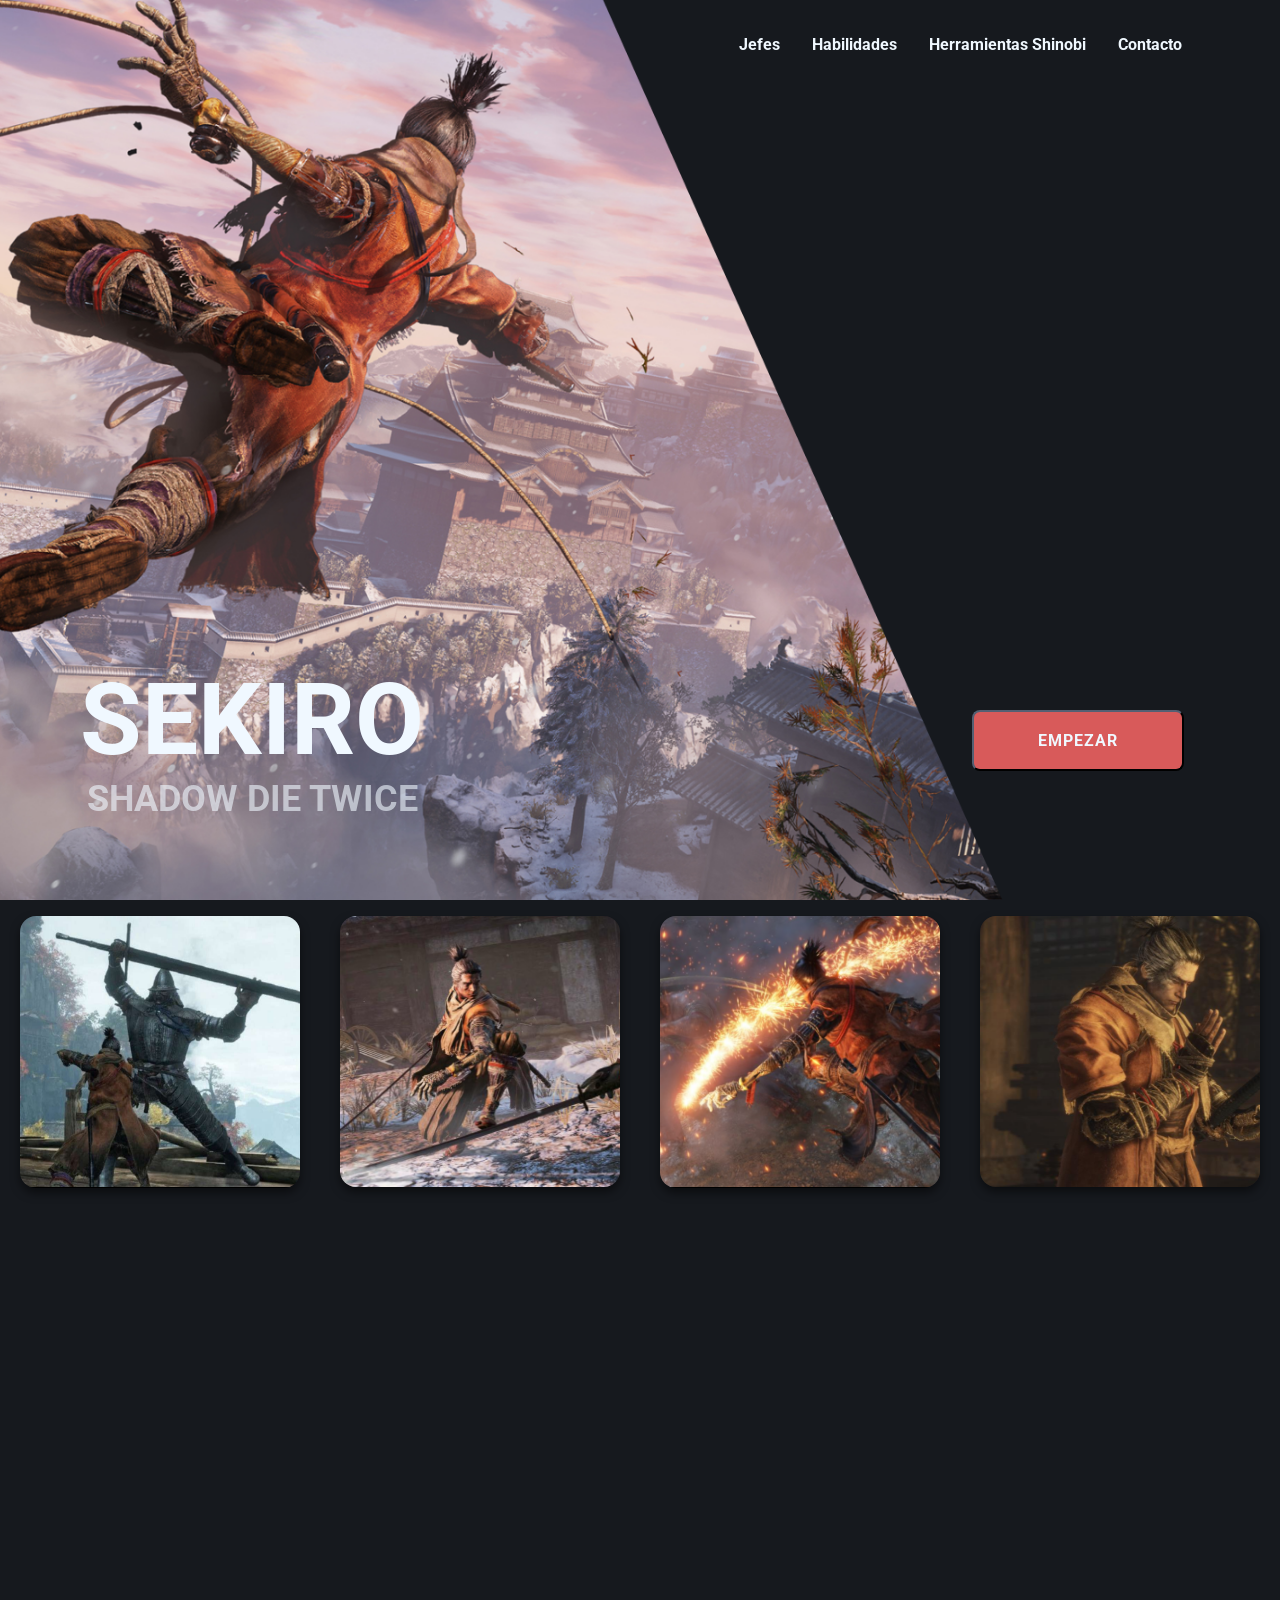
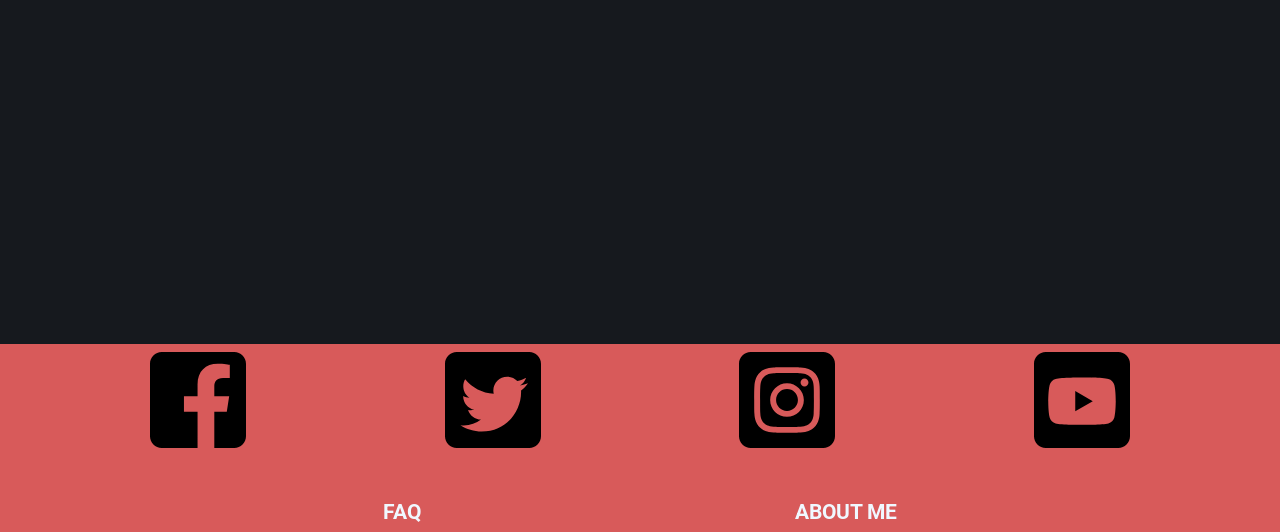
<file: index.html>
<!DOCTYPE html>
<html lang="en">
  <head>
    <meta charset="UTF-8" />
    <meta http-equiv="X-UA-Compatible" content="IE=edge" />
    <meta name="viewport" content="width=device-width, initial-scale=1.0" />
    <link rel="stylesheet" href="styles/styles.css" />
    <link rel="preconnect" href="https://fonts.googleapis.com" />
    <link rel="preconnect" href="https://fonts.gstatic.com" crossorigin />
    <link
      href="https://fonts.googleapis.com/css2?family=Roboto:wght@100;300;700&display=swap"
      rel="stylesheet"
    />
    <title>index</title>
  </head>
  <body class="index__body">
    <header class="index__header">
      <nav class="index__header__navbar">
        <ul>
          <li>
            <a href="views/jefes.html">Jefes</a>
          </li>
          <li><a href="views/habilidades.html">Habilidades</a></li>
          <li>
            <a href="views/herramientas-shinobi.html">Herramientas Shinobi</a>
          </li>
          <li><a href="views/contacto.html">Contacto</a></li>
        </ul>
      </nav>
    </header>
    <main>
      <section class="index__main__section">
        <div class="index__main__section__empezar">
          <div class="index__main__titulo">
            <h1>Sekiro</h1>
            <h2>Shadow die Twice</h2>
          </div>
          <div class="index__main__boton">
            <a href="#tarjetas"><button>Empezar</button></a>
          </div>
        </div>
      </section>
      <section id="tarjetas" class="index__main__tarjetas">
        <article>
          <a href="views/jefes.html"
            ><img src="resources/index/tarjetas/SekiroJefes.png" alt="Jefes"
          /></a>
        </article>
        <article>
          <a href="views/habilidades.html"
            ><img
              src="resources/index/tarjetas/SekiroHabilidades.png"
              alt="Habilidades"
          /></a>
        </article>
        <article>
          <a href="views/herramientas-shinobi.html"
            ><img
              src="resources/index/tarjetas/SekiroHerramientaShinobi.png"
              alt="Herramienta Shinobi"
          /></a>
        </article>
        <article>
          <a href="views/contacto.html"
            ><img
              src="resources/index/tarjetas/SekiroContacto.png"
              alt="Contacto"
          /></a>
        </article>
      </section>
      <section class="index__main__iframe__videos">
        <iframe
          src="https://www.youtube.com/embed/rXMX4YJ7Lks"
          title="YouTube video player"
          frameborder="0"
          allow="accelerometer; autoplay; clipboard-write; encrypted-media; gyroscope; picture-in-picture"
          allowfullscreen
        ></iframe>
      </section>
      <article></article>
    </main>
    <footer class="footer">
      <div class="footer__all">
        <div class="footer__all__social">
          <ul>
            <li>
              <a href="https://www.facebook.com/SekiroTheGame"
                ><img
                  src="resources/Social icons/Facebook.svg"
                  width="96px"
                  height="96px"
                  alt="Facebook"
              /></a>
            </li>
            <li>
              <a href="https://twitter.com/sekirothegame"
                ><img
                  src="resources/Social icons/Twitter.svg"
                  width="96px"
                  height="96px"
                  alt="Twitter"
              /></a>
            </li>
            <li>
              <a href="https://www.instagram.com/sekirothegame/"
                ><img
                  src="resources/Social icons/Instagram.svg"
                  width="96px"
                  height="96px"
                  alt="Instagram"
              /></a>
            </li>
            <li>
              <a href="https://www.youtube.com/watch?v=-zcOUnXd-HQ"
                ><img
                  src="resources/Social icons/YouTube.svg"
                  width="96px"
                  height="96px"
                  alt="YouTube"
              /></a>
            </li>
          </ul>
        </div>
        <div class="footer__all__legals">
          <ul>
            <li><a href="views/faq.html">FAQ</a></li>
            <li><a href="views/about-me.html">ABOUT ME</a></li>
          </ul>
        </div>
      </div>
    </footer>
  </body>
</html>
</file>
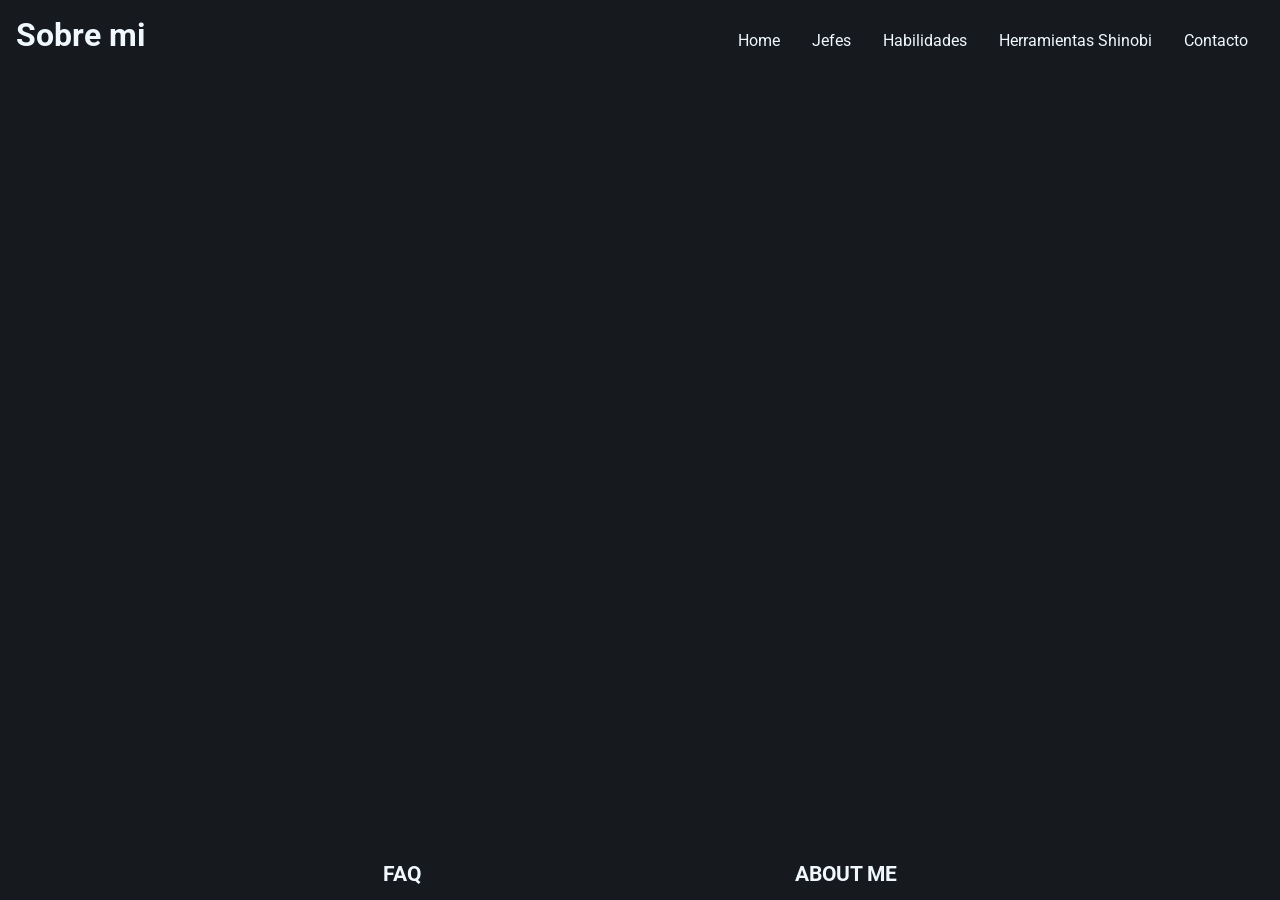
<file: views/about-me.html>
<!DOCTYPE html>
<html lang="en">
  <head>
    <meta charset="UTF-8" />
    <meta http-equiv="X-UA-Compatible" content="IE=edge" />
    <meta name="viewport" content="width=device-width, initial-scale=1.0" />
    <link rel="stylesheet" href="../styles/styles.css" />
    <link rel="preconnect" href="https://fonts.googleapis.com" />
    <link rel="preconnect" href="https://fonts.gstatic.com" crossorigin />
    <link
      href="https://fonts.googleapis.com/css2?family=Roboto:wght@100;300;700&display=swap"
      rel="stylesheet"
    />
    <title>Document</title>
  </head>
  <body class="faq__abme">
    <header class="faq__abme__header">
      <h1 class="titulo">Sobre mi</h1>
      <nav>
        <ul>
          <li><a href="../index.html">Home</a></li>
          <li>
            <a href="jefes.html">Jefes</a>
          </li>
          <li><a href="habilidades.html">Habilidades</a></li>
          <li>
            <a href="herramientas-shinobi.html">Herramientas Shinobi</a>
          </li>
          <li><a href="contacto.html">Contacto</a></li>
        </ul>
      </nav>
    </header>
    <main class="all_main">
      <section class="carrusel"></section>
      <section class="mi informacion"></section>
      <section class="mis redes"></section>
    </main>
    <footer class="footer__all__legals">
      <div class="Legals">
        <ul>
          <li><a href="faq.html">FAQ</a></li>
          <li><a href="about-me.html">ABOUT ME</a></li>
        </ul>
      </div>
    </footer>
  </body>
</html>
</file>
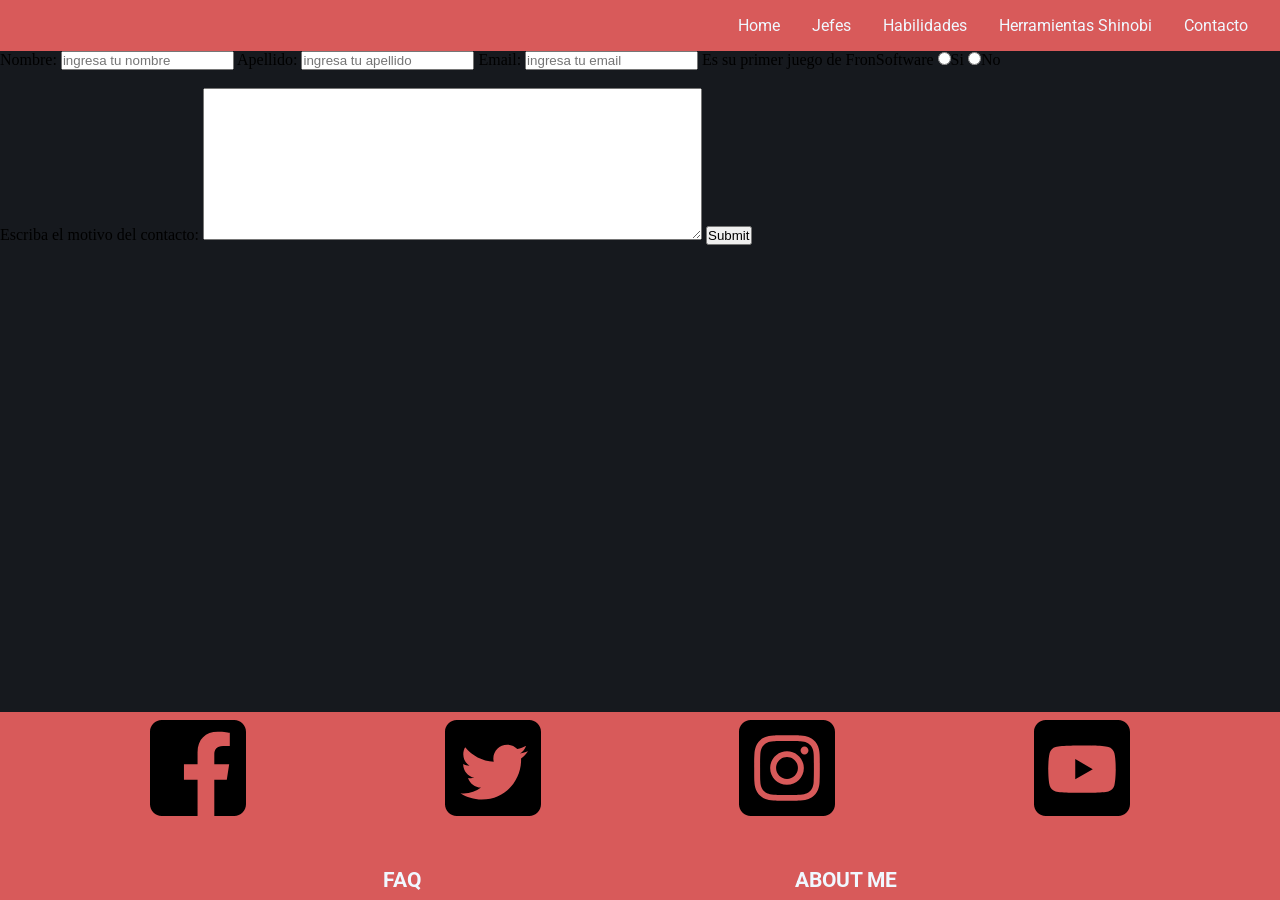
<file: views/contacto.html>
<!DOCTYPE html>
<html lang="en">
  <head>
    <meta charset="UTF-8" />
    <meta http-equiv="X-UA-Compatible" content="IE=edge" />
    <meta name="viewport" content="width=device-width, initial-scale=1.0" />
    <link rel="stylesheet" href="../styles/styles.css" />
    <link rel="preconnect" href="https://fonts.googleapis.com" />
    <link rel="preconnect" href="https://fonts.gstatic.com" crossorigin />
    <link
      href="https://fonts.googleapis.com/css2?family=Roboto:wght@100;300;700&display=swap"
      rel="stylesheet"
    />
    <title>Contacto</title>
  </head>
  <body class="all__body">
    <header class="all__header">
      <nav>
        <ul>
          <li><a href="../index.html">Home</a></li>
          <li>
            <a href="jefes.html">Jefes</a>
          </li>
          <li><a href="habilidades.html">Habilidades</a></li>
          <li>
            <a href="herramientas-shinobi.html">Herramientas Shinobi</a>
          </li>
          <li><a href="contacto.html">Contacto</a></li>
        </ul>
      </nav>
    </header>
    <main class="all_main" id="main__contacto">
      <div class="main__contacto">
        <section>
          <label for="nombre">Nombre:</label>
          <input
            type="text"
            name="nombre"
            id="nombre"
            placeholder="ingresa tu nombre"
            required
          />

          <label for="apellido">Apellido:</label>
          <input
            type="text"
            name="apellido"
            id="apellido"
            placeholder="ingresa tu apellido"
          />

          <label for="correo">Email:</label>
          <input
            type="email"
            name="correo"
            id="correo"
            placeholder="ingresa tu email"
            required
          />

          <label for="opcion">Es su primer juego de FronSoftware</label>

          <input type="radio" name="opcion" />Si
          <input type="radio" name="opcion" />No <br /><br />
          <label for="comentario">Escriba el motivo del contacto:</label>

          <textarea
            name="comentario"
            id="comentario"
            cols="60"
            rows="10"
            minlength="20"
            required
          ></textarea>
          <input type="submit" />
        </section>
      </div>
    </main>
    <footer class="footer">
      <div class="footer__all">
        <div class="footer__all__social">
          <ul>
            <li>
              <a href="https://www.facebook.com/"
                ><img
                  src="../resources/Social icons/Facebook.svg"
                  width="96px"
                  height="96px"
                  alt="Facebook"
              /></a>
            </li>
            <li>
              <a href="https://twitter.com/"
                ><img
                  src="../resources/Social icons/Twitter.svg"
                  width="96px"
                  height="96px"
                  alt="Twitter"
              /></a>
            </li>
            <li>
              <a href="https://www.instagram.com/"
                ><img
                  src="../resources/Social icons/Instagram.svg"
                  width="96px"
                  height="96px"
                  alt="Instagram"
              /></a>
            </li>
            <li>
              <a href="https://www.youtube.com/"
                ><img
                  src="../resources/Social icons/YouTube.svg"
                  width="96px"
                  height="96px"
                  alt="YouTube"
              /></a>
            </li>
          </ul>
        </div>
        <div class="footer__all__legals">
          <ul>
            <li><a href="faq.html">FAQ</a></li>
            <li><a href="about-me.html">ABOUT ME</a></li>
          </ul>
        </div>
      </div>
    </footer>
  </body>
</html>
</file>
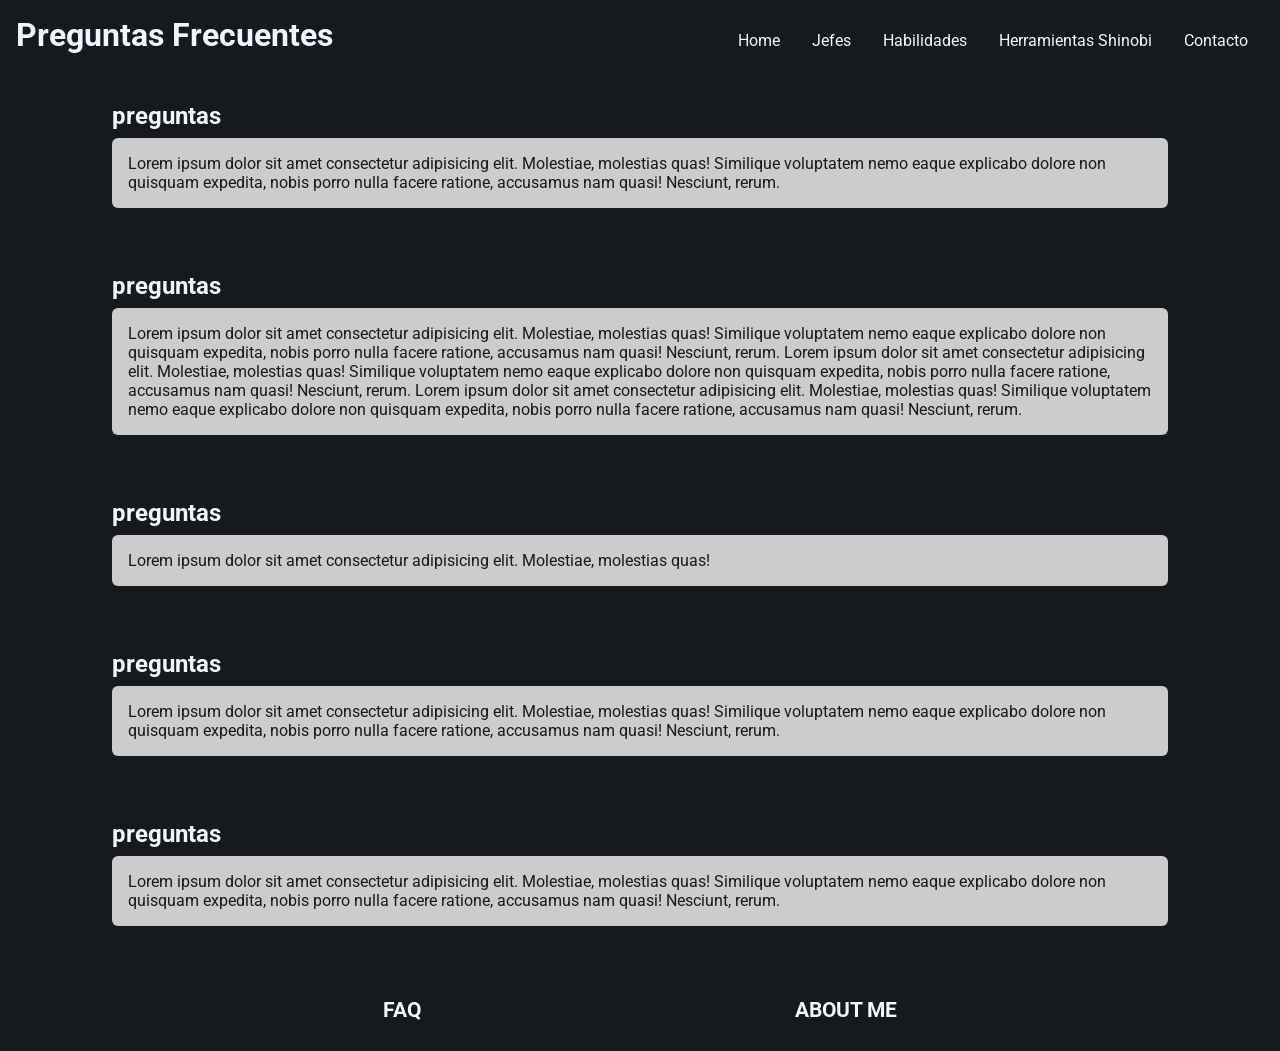
<file: views/faq.html>
<!DOCTYPE html>
<html lang="en">
  <head>
    <meta charset="UTF-8" />
    <meta http-equiv="X-UA-Compatible" content="IE=edge" />
    <meta name="viewport" content="width=device-width, initial-scale=1.0" />
    <link rel="stylesheet" href="../styles/styles.css" />
    <link rel="preconnect" href="https://fonts.googleapis.com" />
    <link rel="preconnect" href="https://fonts.gstatic.com" crossorigin />
    <link
      href="https://fonts.googleapis.com/css2?family=Roboto:wght@100;300;700&display=swap"
      rel="stylesheet"
    />
    <title>Preguntas frecuentes</title>
  </head>
  <body class="faq__abme">
    <header class="faq__abme__header">
      <h1>Preguntas Frecuentes</h1>
      <nav>
        <ul>
          <li><a href="../index.html">Home</a></li>
          <li>
            <a href="jefes.html">Jefes</a>
          </li>
          <li><a href="habilidades.html">Habilidades</a></li>
          <li>
            <a href="herramientas-shinobi.html">Herramientas Shinobi</a>
          </li>
          <li><a href="contacto.html">Contacto</a></li>
        </ul>
      </nav>
    </header>
    <main class="main__secundarias">
      <ul>
        <li>
          <h2>preguntas</h2>
          <p>
            Lorem ipsum dolor sit amet consectetur adipisicing elit. Molestiae,
            molestias quas! Similique voluptatem nemo eaque explicabo dolore non
            quisquam expedita, nobis porro nulla facere ratione, accusamus nam
            quasi! Nesciunt, rerum.
          </p>
        </li>
        <li>
          <h2>preguntas</h2>
          <p>
            Lorem ipsum dolor sit amet consectetur adipisicing elit. Molestiae,
            molestias quas! Similique voluptatem nemo eaque explicabo dolore non
            quisquam expedita, nobis porro nulla facere ratione, accusamus nam
            quasi! Nesciunt, rerum. Lorem ipsum dolor sit amet consectetur
            adipisicing elit. Molestiae, molestias quas! Similique voluptatem
            nemo eaque explicabo dolore non quisquam expedita, nobis porro nulla
            facere ratione, accusamus nam quasi! Nesciunt, rerum. Lorem ipsum
            dolor sit amet consectetur adipisicing elit. Molestiae, molestias
            quas! Similique voluptatem nemo eaque explicabo dolore non quisquam
            expedita, nobis porro nulla facere ratione, accusamus nam quasi!
            Nesciunt, rerum.
          </p>
        </li>
        <li>
          <h2>preguntas</h2>
          <p>
            Lorem ipsum dolor sit amet consectetur adipisicing elit. Molestiae,
            molestias quas!
          </p>
        </li>
        <li>
          <h2>preguntas</h2>
          <p>
            Lorem ipsum dolor sit amet consectetur adipisicing elit. Molestiae,
            molestias quas! Similique voluptatem nemo eaque explicabo dolore non
            quisquam expedita, nobis porro nulla facere ratione, accusamus nam
            quasi! Nesciunt, rerum.
          </p>
        </li>
        <li>
          <h2>preguntas</h2>
          <p>
            Lorem ipsum dolor sit amet consectetur adipisicing elit. Molestiae,
            molestias quas! Similique voluptatem nemo eaque explicabo dolore non
            quisquam expedita, nobis porro nulla facere ratione, accusamus nam
            quasi! Nesciunt, rerum.
          </p>
        </li>
      </ul>
    </main>
    <footer class="footer__all__legals">
      <div>
        <ul>
          <li><a href="faq.html">FAQ</a></li>
          <li><a href="about-me.html">ABOUT ME</a></li>
        </ul>
      </div>
    </footer>
  </body>
</html>
</file>
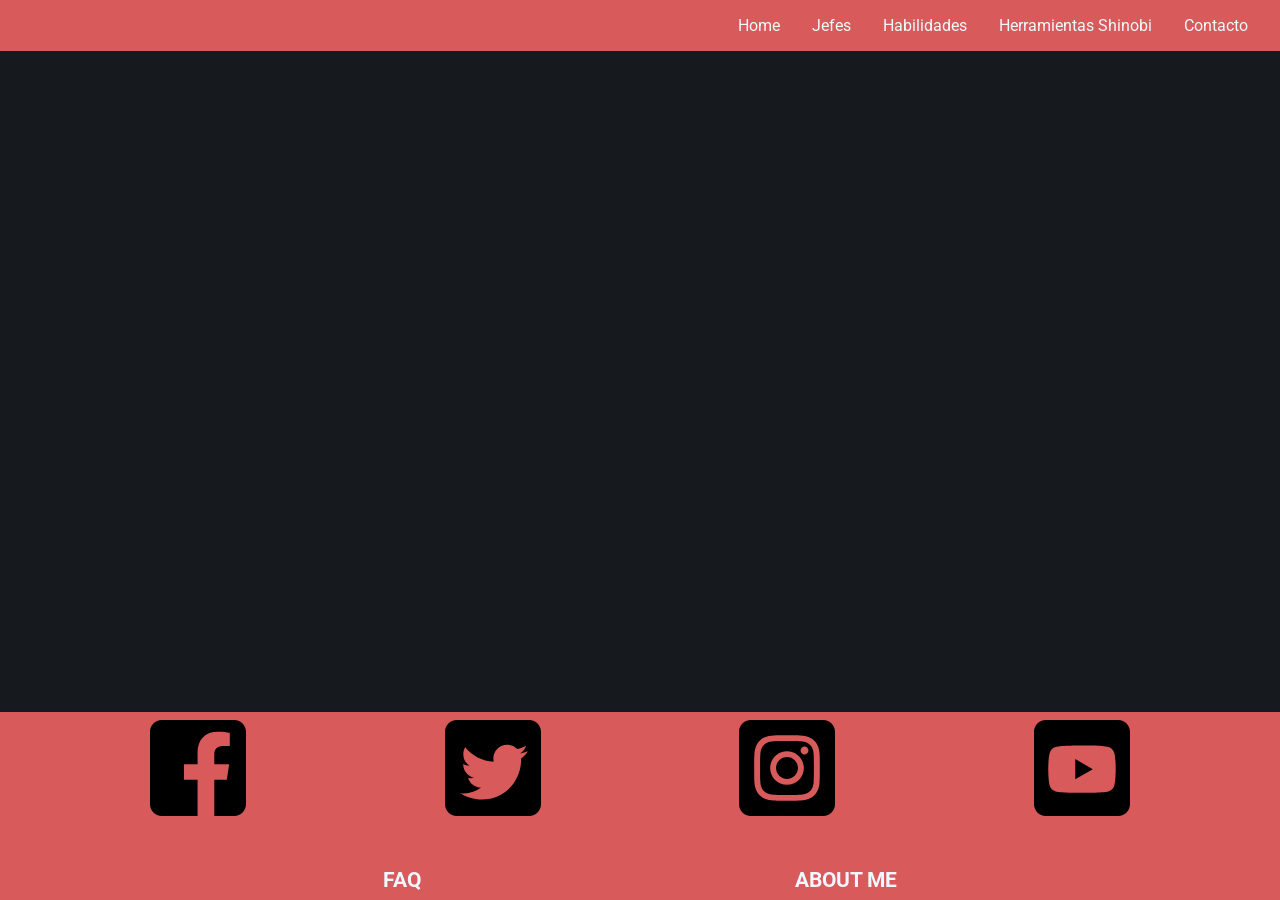
<file: views/habilidades.html>
<!DOCTYPE html>
<html lang="en">
  <head>
    <meta charset="UTF-8" />
    <meta http-equiv="X-UA-Compatible" content="IE=edge" />
    <meta name="viewport" content="width=device-width, initial-scale=1.0" />
    <link rel="stylesheet" href="../styles/styles.css" />
    <link rel="preconnect" href="https://fonts.googleapis.com" />
    <link rel="preconnect" href="https://fonts.gstatic.com" crossorigin />
    <link
      href="https://fonts.googleapis.com/css2?family=Roboto:wght@100;300;700&display=swap"
      rel="stylesheet"
    />
    <title>Habilidades</title>
  </head>
  <body class="all__body">
    <header class="all__header">
      <nav>
        <ul>
          <li><a href="../index.html">Home</a></li>
          <li>
            <a href="jefes.html">Jefes</a>
          </li>
          <li><a href="habilidades.html">Habilidades</a></li>
          <li>
            <a href="herramientas-shinobi.html">Herramientas Shinobi</a>
          </li>
          <li><a href="contacto.html">Contacto</a></li>
        </ul>
      </nav>
    </header>
    <main class="all_main"></main>
    <footer class="footer">
      <div class="footer__all">
        <div class="footer__all__social">
          <ul>
            <li>
              <a href="https://www.facebook.com/"
                ><img
                  src="../resources/Social icons/Facebook.svg"
                  width="96px"
                  height="96px"
                  alt="Facebook"
              /></a>
            </li>
            <li>
              <a href="https://twitter.com/"
                ><img
                  src="../resources/Social icons/Twitter.svg"
                  width="96px"
                  height="96px"
                  alt="Twitter"
              /></a>
            </li>
            <li>
              <a href="https://www.instagram.com/"
                ><img
                  src="../resources/Social icons/Instagram.svg"
                  width="96px"
                  height="96px"
                  alt="Instagram"
              /></a>
            </li>
            <li>
              <a href="https://www.youtube.com/"
                ><img
                  src="../resources/Social icons/YouTube.svg"
                  width="96px"
                  height="96px"
                  alt="YouTube"
              /></a>
            </li>
          </ul>
        </div>
        <div class="footer__all__legals">
          <ul>
            <li><a href="faq.html">FAQ</a></li>
            <li><a href="about-me.html">ABOUT ME</a></li>
          </ul>
        </div>
      </div>
    </footer>
  </body>
</html>
</file>
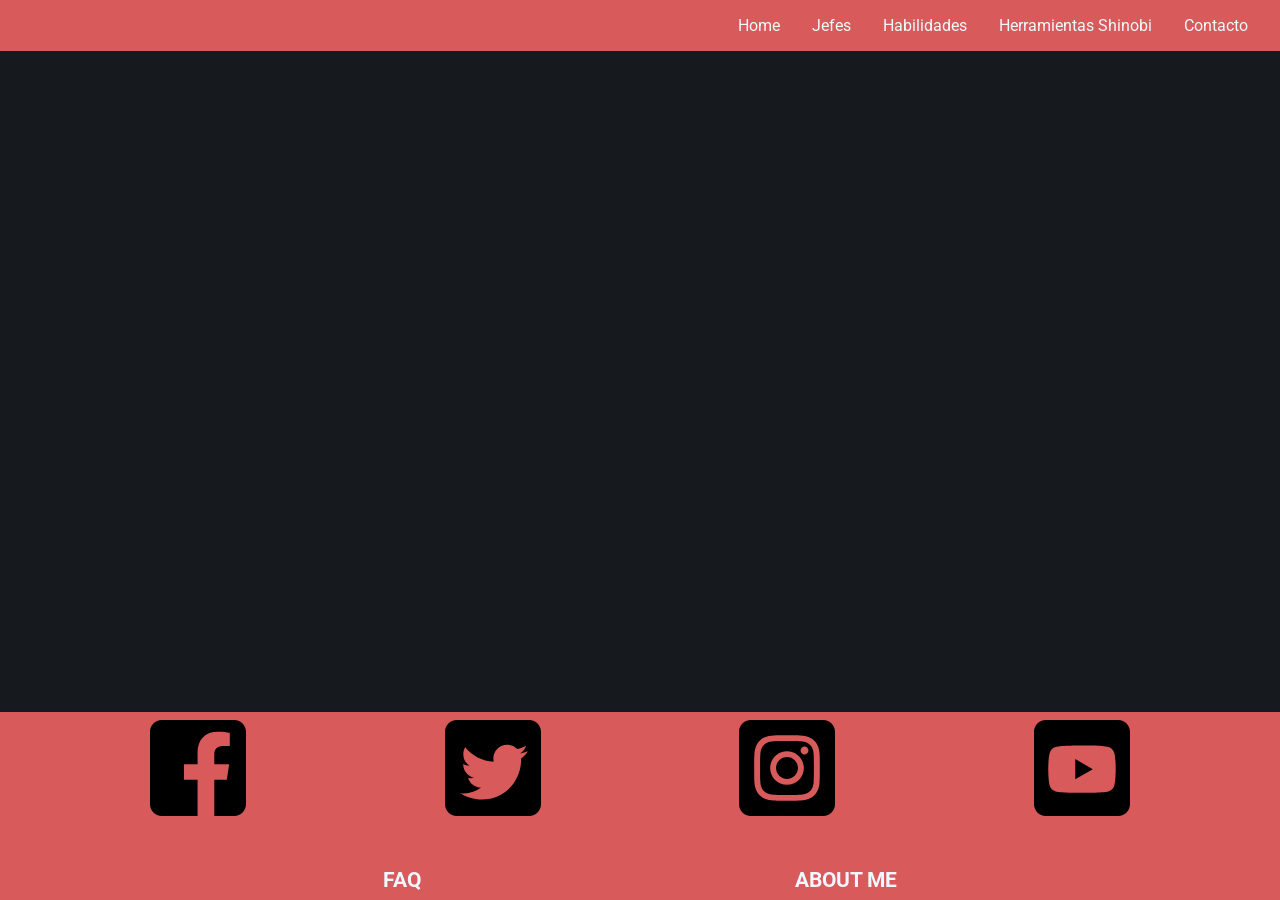
<file: views/herramientas-shinobi.html>
<!DOCTYPE html>
<html lang="en">
  <head>
    <meta charset="UTF-8" />
    <meta http-equiv="X-UA-Compatible" content="IE=edge" />
    <meta name="viewport" content="width=device-width, initial-scale=1.0" />
    <link rel="stylesheet" href="../styles/styles.css" />
    <link rel="preconnect" href="https://fonts.googleapis.com" />
    <link rel="preconnect" href="https://fonts.gstatic.com" crossorigin />
    <link
      href="https://fonts.googleapis.com/css2?family=Roboto:wght@100;300;700&display=swap"
      rel="stylesheet"
    />
    <title>Herramientas Shinobi</title>
  </head>
  <body class="all__body">
    <header class="all__header">
      <nav>
        <ul>
          <li><a href="../index.html">Home</a></li>
          <li>
            <a href="jefes.html">Jefes</a>
          </li>
          <li><a href="habilidades.html">Habilidades</a></li>
          <li>
            <a href="herramientas-shinobi.html">Herramientas Shinobi</a>
          </li>
          <li><a href="contacto.html">Contacto</a></li>
        </ul>
      </nav>
    </header>
    <main class="all_main"></main>
    <footer class="footer">
      <div class="footer__all">
        <div class="footer__all__social">
          <ul>
            <li>
              <a href="https://www.facebook.com/"
                ><img
                  src="../resources/Social icons/Facebook.svg"
                  width="96px"
                  height="96px"
                  alt="Facebook"
              /></a>
            </li>
            <li>
              <a href="https://twitter.com/"
                ><img
                  src="../resources/Social icons/Twitter.svg"
                  width="96px"
                  height="96px"
                  alt="Twitter"
              /></a>
            </li>
            <li>
              <a href="https://www.instagram.com/"
                ><img
                  src="../resources/Social icons/Instagram.svg"
                  width="96px"
                  height="96px"
                  alt="Instagram"
              /></a>
            </li>
            <li>
              <a href="https://www.youtube.com/"
                ><img
                  src="../resources/Social icons/YouTube.svg"
                  width="96px"
                  height="96px"
                  alt="YouTube"
              /></a>
            </li>
          </ul>
        </div>
        <div class="footer__all__legals">
          <ul>
            <li><a href="faq.html">FAQ</a></li>
            <li><a href="about-me.html">ABOUT ME</a></li>
          </ul>
        </div>
      </div>
    </footer>
  </body>
</html>
</file>
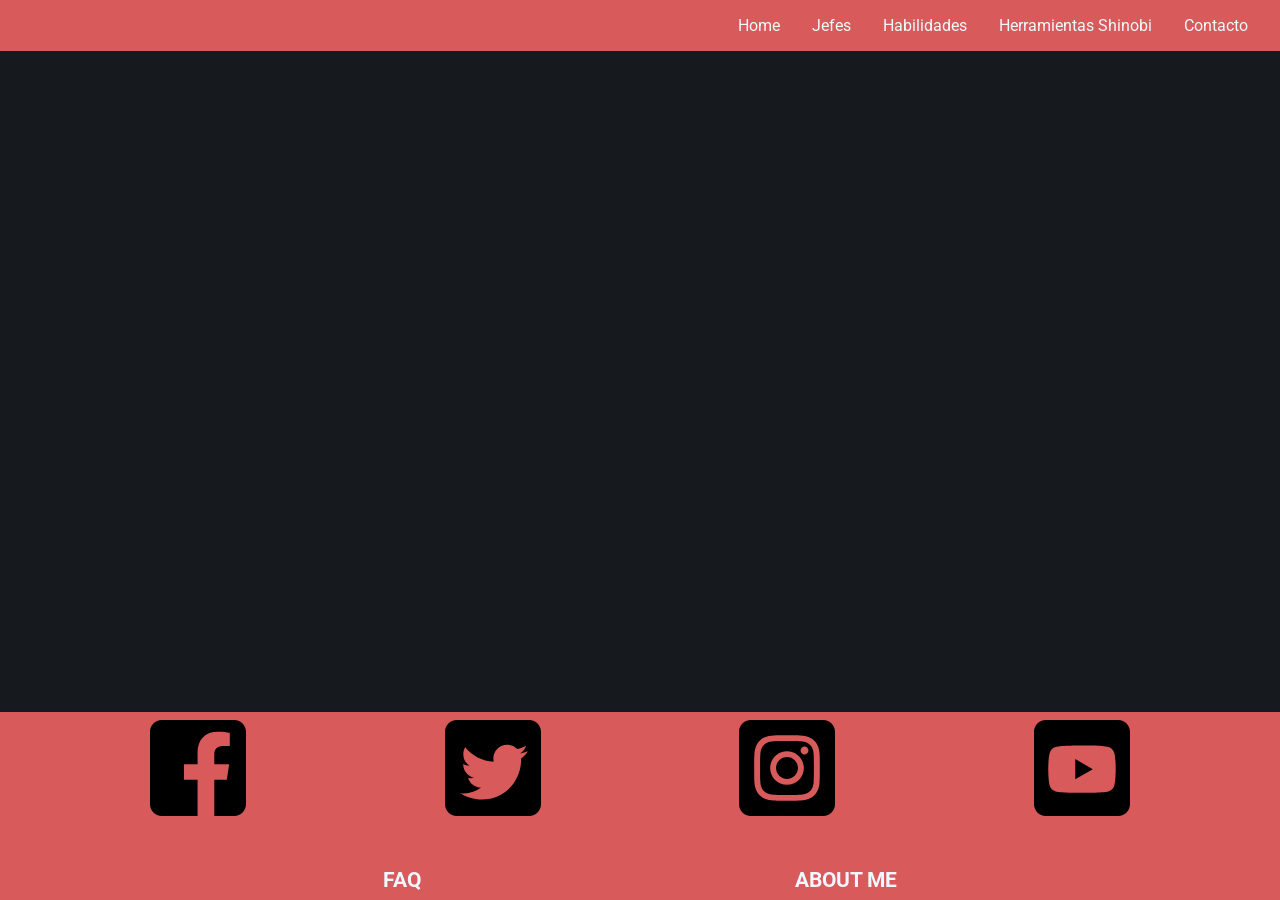
<file: views/jefes.html>
<!DOCTYPE html>
<html lang="en">
  <head>
    <meta charset="UTF-8" />
    <meta http-equiv="X-UA-Compatible" content="IE=edge" />
    <meta name="viewport" content="width=device-width, initial-scale=1.0" />
    <link rel="stylesheet" href="../styles/styles.css" />
    <link rel="preconnect" href="https://fonts.googleapis.com" />
    <link rel="preconnect" href="https://fonts.gstatic.com" crossorigin />
    <link
      href="https://fonts.googleapis.com/css2?family=Roboto:wght@100;300;700&display=swap"
      rel="stylesheet"
    />
    <title>Jefes</title>
  </head>
  <body class="all__body">
    <header class="all__header">
      <nav>
        <ul>
          <li><a href="../index.html">Home</a></li>
          <li>
            <a href="jefes.html">Jefes</a>
          </li>
          <li><a href="habilidades.html">Habilidades</a></li>
          <li>
            <a href="herramientas-shinobi.html">Herramientas Shinobi</a>
          </li>
          <li><a href="contacto.html">Contacto</a></li>
        </ul>
      </nav>
    </header>
    <main class="all_main"></main>
    <footer class="footer">
      <div class="footer__all">
        <div class="footer__all__social">
          <ul>
            <li class="facebook">
              <a href="https://www.facebook.com/"
                ><img
                  src="../resources/Social icons/Facebook.svg"
                  width="96px"
                  height="96px"
                  alt="Facebook"
              /></a>
            </li>
            <li class="twitter">
              <a href="https://twitter.com/"
                ><img
                  src="../resources/Social icons/Twitter.svg"
                  width="96px"
                  height="96px"
                  alt="Twitter"
              /></a>
            </li>
            <li class="instagram">
              <a href="https://www.instagram.com/"
                ><img
                  src="../resources/Social icons/Instagram.svg"
                  width="96px"
                  height="96px"
                  alt="Instagram"
              /></a>
            </li>
            <li class="youtube">
              <a href="https://www.youtube.com/"
                ><img
                  src="../resources/Social icons/YouTube.svg"
                  width="96px"
                  height="96px"
                  alt="YouTube"
              /></a>
            </li>
          </ul>
        </div>
        <div class="footer__all__legals">
          <ul>
            <li><a href="faq.html">FAQ</a></li>
            <li><a href="about-me.html">ABOUT ME</a></li>
          </ul>
        </div>
      </div>
    </footer>
  </body>
</html>
</file>
<file: styles/styles.css>
* {
  list-style: none;
  text-decoration: none;
  box-sizing: border-box;
  margin: 0;
  padding: 0;
}
/*----------------------------------------------BODY DEL INDEX---------------------------------------------*/
.index__body {
  display: flex;
  min-height: 100vh;
  margin: 0;
  flex-direction: column;
  background-color: #16191e;
  list-style: none;
  scroll-behavior: smooth;
}

/*--------------------------BODY DE LAS PAGINAS DE CONTACTO Y PREGUNTAS FRECUENTES-------------------------*/

.faq__abme {
  background-color: #16191e;
  display: grid;
  min-height: 100vh;
  grid-template-columns: 0.3fr 2.4fr 0.3fr;
  grid-template-rows: 0.1fr 2.4fr 0.25fr;
  gap: 0px 0px;
  grid-template-areas:
    "header header header"
    "main main main"
    "footer footer footer";
}
.main__secundarias {
  grid-area: main;
}
.faq__abme__header {
  grid-area: header;
}
.footer__all__legals {
  grid-area: footer;
}

/*--------------------------------------BODY DEL RESTO DE LAS PAGINAS--------------------------------------*/

.all__body {
  display: grid;
  background-color: #16191e;
  min-height: 100vh;
  grid-template-columns: 1fr 1fr 1fr;
  grid-template-rows: 0.1fr 1.8fr 0.2fr;
  gap: 0px 0px;
  grid-auto-flow: row;
  grid-template-areas:
    "header header header"
    "main main main"
    "footer footer footer";
}

.all_main {
  grid-area: main;
}

.all_header {
  grid-area: header;
}

.footer {
  grid-area: footer;
}
/*---------body contacto---------*/

/*----------------------------------------------HEADER DEL INDEX------------------------------------------*/
.index__header {
  display: flex;
  justify-content: flex-end;
}
.index__header__navbar {
  position: absolute;
  z-index: 100;
  top: 0;
  padding: 2.2rem;
  padding-inline: 5.1rem;
}
.index__header__navbar ul {
  display: inline-flex;
}
.index__header__navbar ul li {
  padding-inline: 1rem;
}
.index__header__navbar ul li a {
  font-family: "Roboto", sans-serif;
  color: aliceblue;
  font-weight: bold;
}

/*-------------------------HEADER DE LAS PAGINAS DE CONTACTO Y PREGUNTAS FRECUENTES-------------------------*/
.faq__abme__header nav {
  display: flex;
  align-items: center;
  margin: 1rem;
}
.faq__abme__header {
  display: flex;
  justify-content: space-between;
  flex-direction: row;
  flex-wrap: nowrap;
  align-content: center;
  align-items: baseline;
}
.faq__abme__header ul {
  display: flex;
}
.faq__abme__header ul li {
  display: flex;
  padding-inline: 1rem;
}
.faq__abme__header ul li a {
  font-family: "Roboto", sans-serif;
  color: aliceblue;
}
.faq__abme__header h1 {
  font-family: "Roboto", sans-serif;
  color: aliceblue;
  margin: 1rem;
}

/*--------------------------------------HEADER DEL RESTO DE LAS PAGINAS--------------------------------------*/
.all__header {
  display: flex;
  justify-content: flex-end;
  background-color: #d85a5a;
  padding: 1rem;
  width: 100vw;
}
.all__header ul {
  display: flex;
}
.all__header ul li {
  display: flex;
  padding-inline: 1rem;
}
.all__header ul li a {
  font-family: "Roboto", sans-serif;
  color: aliceblue;
}

/*----------------------------------------------MAIN DEL INDEX---------------------------------------------*/
.index__main__section {
  display: flex;
  height: 100vh;
  background-image: url(../resources/index/bg-mobile-v.2.png);
  background-repeat: no-repeat;
  background-position: center;
  position: relative;
  background-size: cover;
}
.index__main__section__empezar {
  display: flex;
  position: absolute;
  bottom: 0;
  box-sizing: border-box;
  width: 100%;
  padding: 2rem;
  flex-direction: column;
  align-items: center;
}
.index__main__titulo {
  text-align: center;
}
.index__main__titulo h1 {
  font-size: 100px;
  font-family: "Roboto", sans-serif;
  text-transform: uppercase;
  color: aliceblue;
}
.index__main__titulo h2 {
  font-size: 36px;
  font-family: "Roboto", sans-serif;
  color: aliceblue;
  text-transform: uppercase;
  opacity: 0.6;
}
.index__main__boton {
  padding: 1rem;
}
.index__main__boton a {
  color: #d85a5a;
}
.index__main__boton a button {
  padding: 1.2rem;
  padding-inline: 4rem;
  font-family: "Roboto", sans-serif;
  background-color: #d85a5a;
  color: aliceblue;
  font-size: 1rem;
  font-weight: bold;
  text-transform: uppercase;
  border-radius: 8px;
  letter-spacing: 1px;
  border-color: #16191e;
}
.index__main__tarjetas {
  display: flex;
  flex-direction: row;
  justify-content: space-around;
  flex-wrap: wrap;
}
.index__main__tarjetas article a img {
  border-radius: 1rem;
  box-shadow: 0px 5px 10px 0px rgba(0, 0, 0, 0.5);
}
.index__main__tarjetas article {
  display: flex;
  margin: 1rem;
}
.index__main__iframe {
  display: flex;
  justify-content: space-around;
  flex-wrap: wrap;
  margin: 1rem;
}
.index__main__iframe__videos iframe {
  display: none;
  width: 1280px;
  height: 720px;
}
.index__main__iframe__videos {
  display: flex;
  justify-content: center;
  margin-bottom: 1rem;
}

/*-----------------------------MAIN DE LAS PREGUNTAS FRECUENTES Y EL CONTACTO------------------------------*/
/*---------main about me-----------*/
.main__secundarias ul {
  display: flex;
  flex-direction: column;
  align-items: center;
  margin-inline: 1rem;
  max-width: 100%;
}
.main__secundarias ul li {
  margin: 2rem;
  min-width: 100%;
}
.main__secundarias ul li h2 {
  font-family: "Roboto", sans-serif;
  color: aliceblue;
  margin-bottom: 0.5rem;
}
.main__secundarias ul li p {
  background-color: #cccccc;
  color: #16191e;
  padding: 1rem;
  border-radius: 6px;
  font-family: "Roboto", sans-serif;
}

/*--------------------------------------MAIN DEL RESTO DE LAS PAGINAS--------------------------------------*/
/*---------main contacto-----------*/
.main__contacto {
}
/*---------------------------------------------FOOTER DEL INDEX--------------------------------------------*/
/*----------------------------FOOTER DE LAS PREGUNTAS FRECUENTES Y EL CONTACTO-----------------------------*/
/*-------------------------------------FOOTER DEL RESTO DE LAS PAGINAS-------------------------------------*/

.footer {
  display: flex;
  background-color: #d85a5a;
  align-self: flex-end;
}
.footer__all {
  width: 100vw;
  display: flex;
  flex-direction: row;
  flex-direction: column;
  margin: 3rem 0rem;
}

.footer__all__social {
  display: flex;
  justify-content: center;
}

.footer__all__legal {
  display: flex;
  justify-content: center;
}

.footer__all__legal ul {
  display: flex;
  justify-content: center;
}

.footer__all__social ul {
  display: grid;
  grid-template-areas:
    "facebook twitter"
    "instragram youtube";
  gap: 3.5rem;
}
.facebook {
  grid-area: "facebook";
}
.twitter {
  grid-area: "twitter";
}
.instagram {
  grid-area: "instagram";
}
.youtube {
  grid-area: "youtube";
}

.footer__all__legals ul {
  display: flex;
  flex-direction: column;
  align-items: center;
  margin-top: 2rem;
}
.footer__all__legals ul li a {
  color: aliceblue;
  font-family: "Roboto", sans-serif;
  font-weight: bold;
  font-size: 1.3rem;
}
/*-if not in (pantalla <481 px){
  aplicame todos estos estilos
  esto va a pasar a partir de los 480 px
}*/

@media (min-width: 481px) {
  /*----------------------main index-------------------------*/
  .index__main__section {
    background-image: url(../resources/index/bg-empezar.png);
  }

  .index__main__iframe__videos iframe {
    display: flex;
    width: 1280px;
    height: 720px;
  }

  .index__main__section__empezar {
    display: flex;
    position: absolute;
    justify-content: space-between;
    bottom: 0;
    flex-direction: row;
    box-sizing: border-box;
    width: 100%;
    padding: 5rem;
  }

  .footer__all__legals ul,
  .footer__all__social ul {
    display: flex;
    flex-wrap: wrap;
    padding: 0.5rem;
    justify-content: space-evenly;
  }
  .footer__all__legals ul {
    display: flex;
    flex-direction: row;
    align-items: center;
  }
  .footer__all__social {
    display: flex;
    justify-content: space-between;
    flex-wrap: wrap;
    flex-direction: column;
  }

  .main__secundarias ul {
    display: flex;
    flex-direction: column;
    align-items: center;
    margin-inline: 7rem;
    max-width: 100%;
  }

  .footer__all {
    width: 100vw;
    display: flex;
    flex-direction: row;
    flex-direction: column;
    margin: 0rem 0rem;
  }
}
</file>
